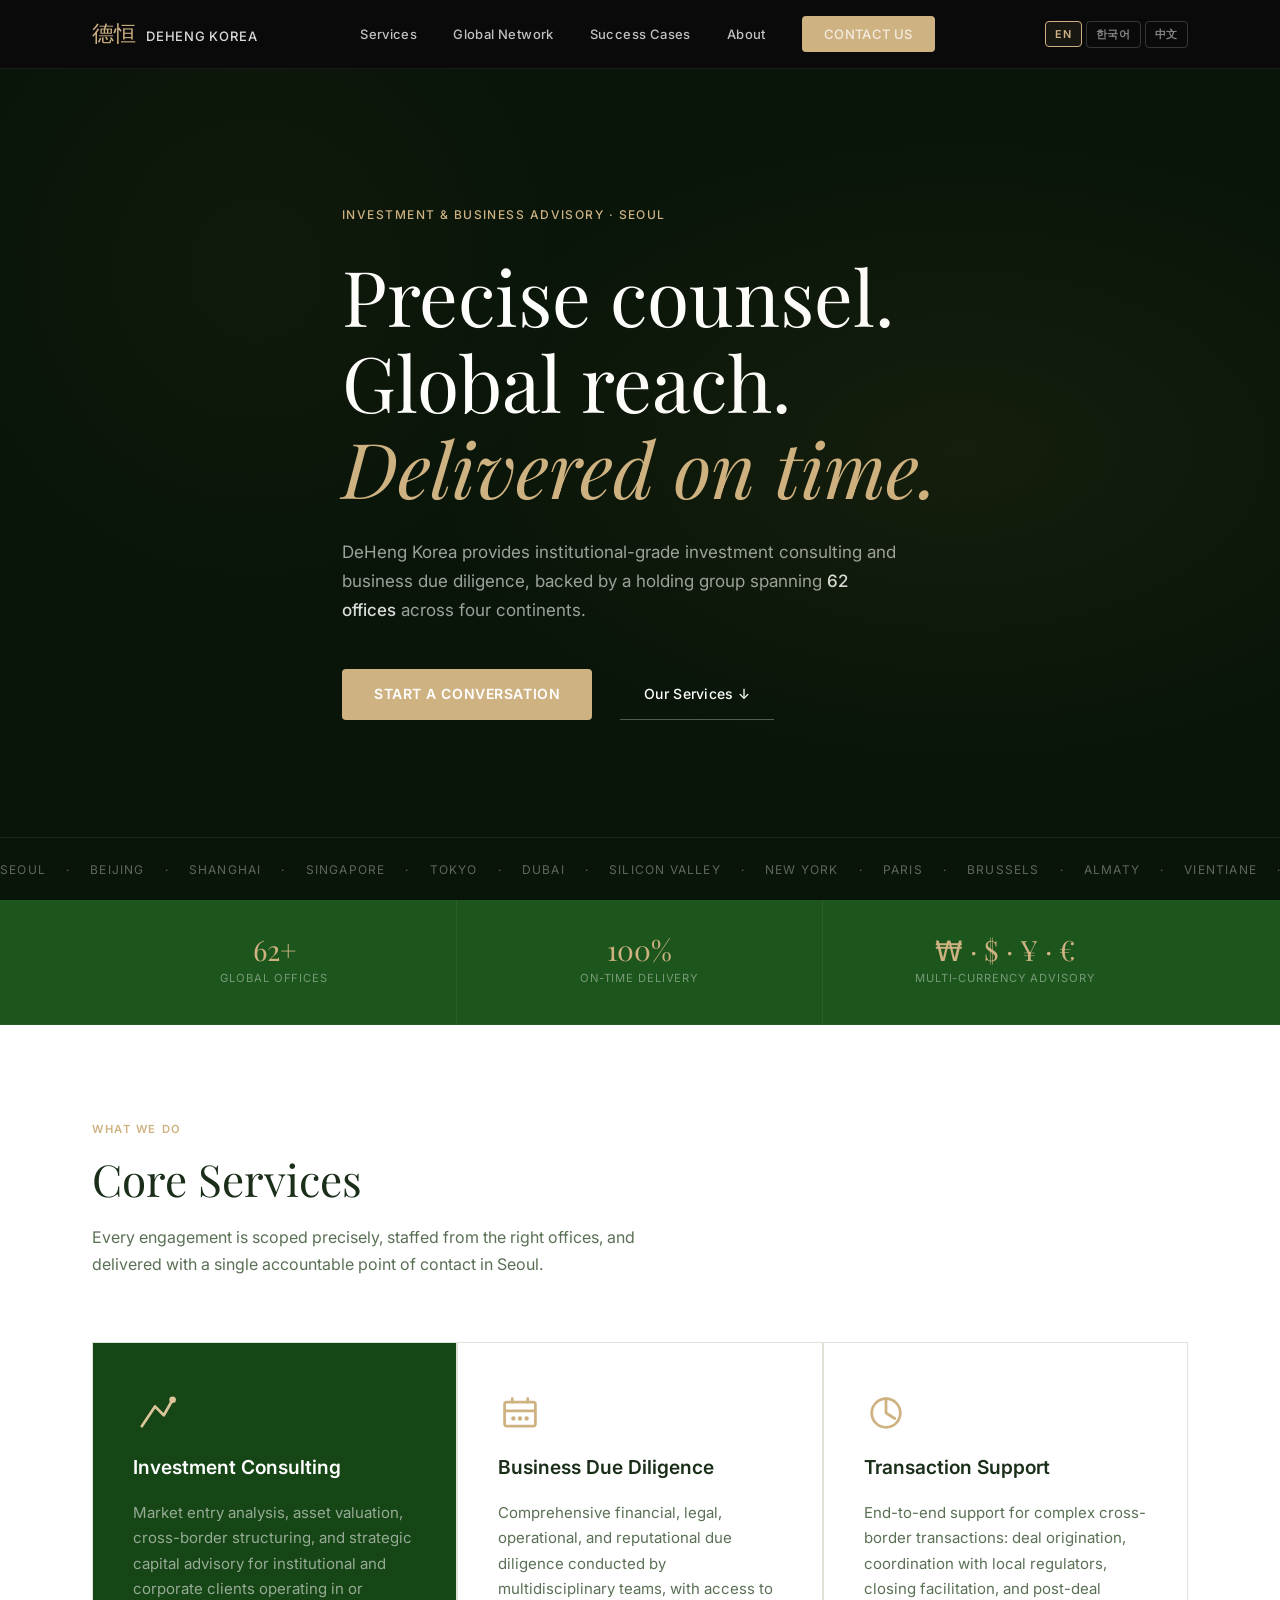
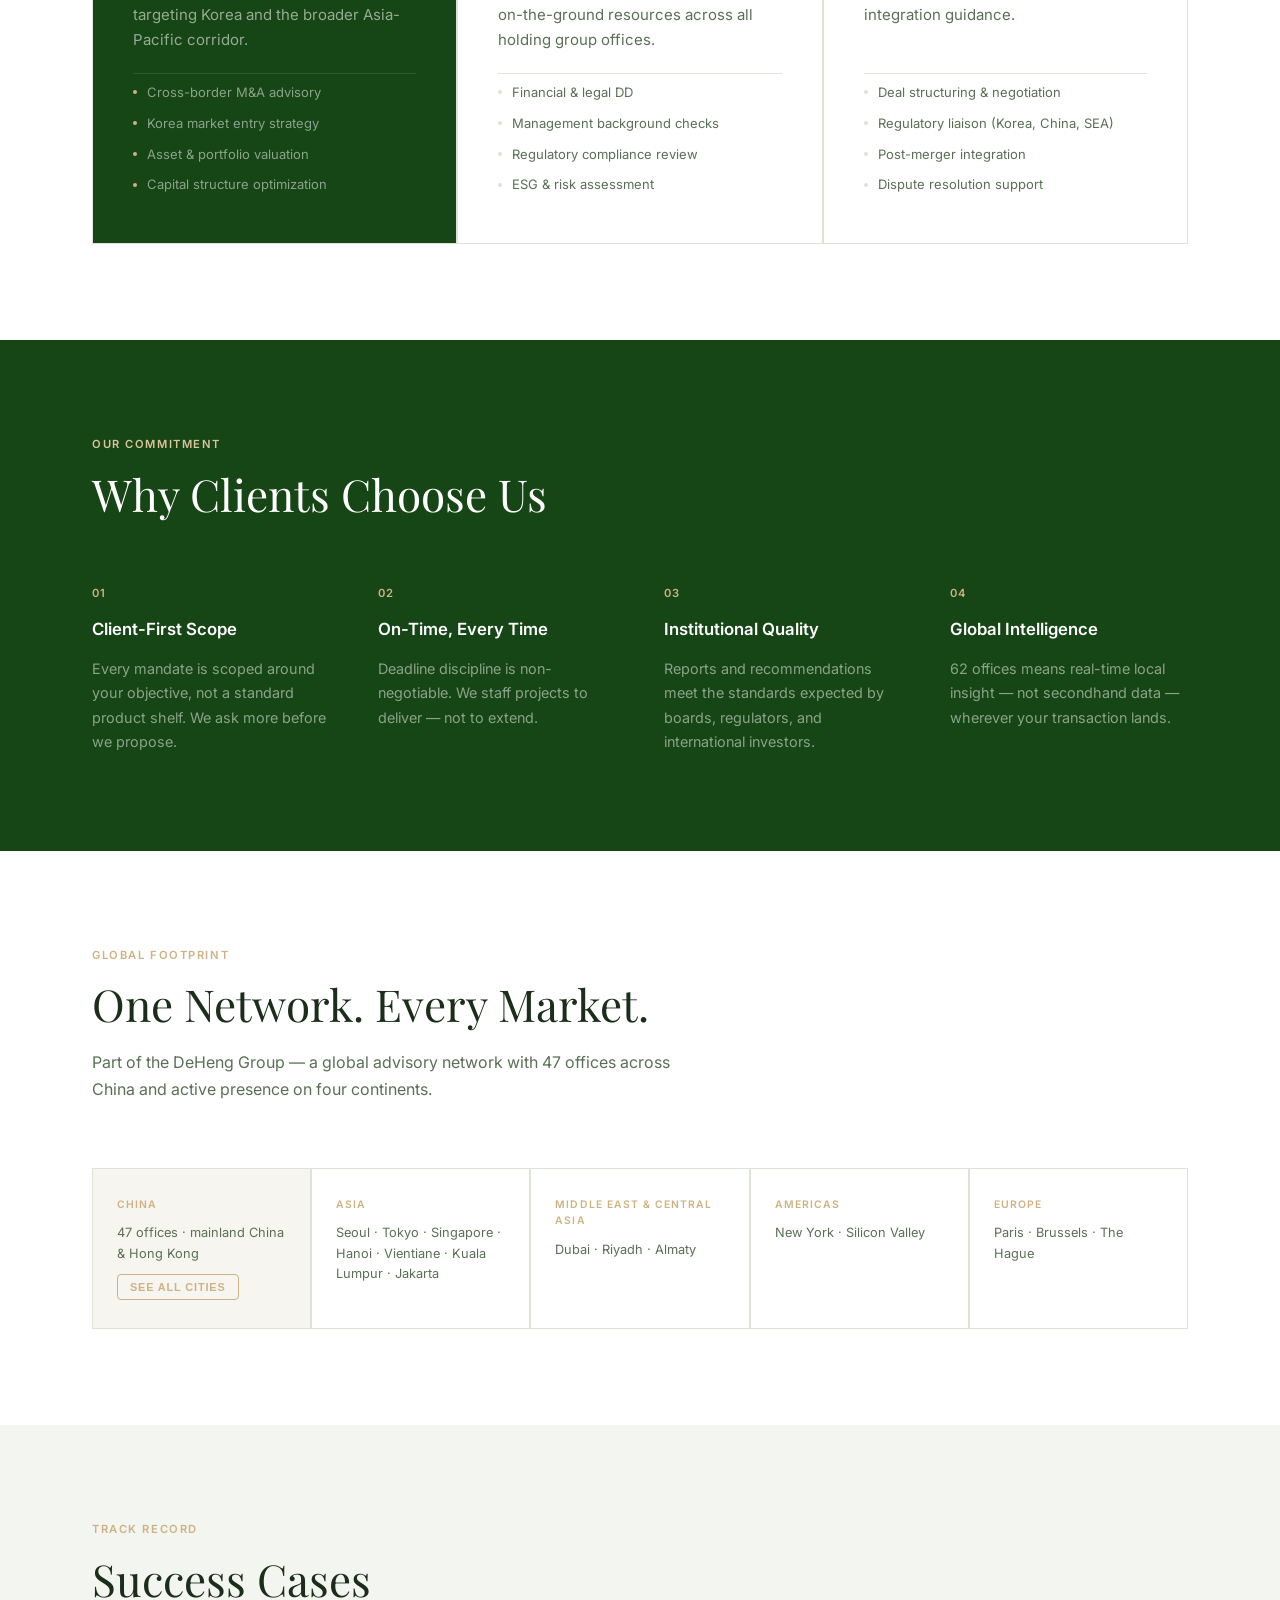
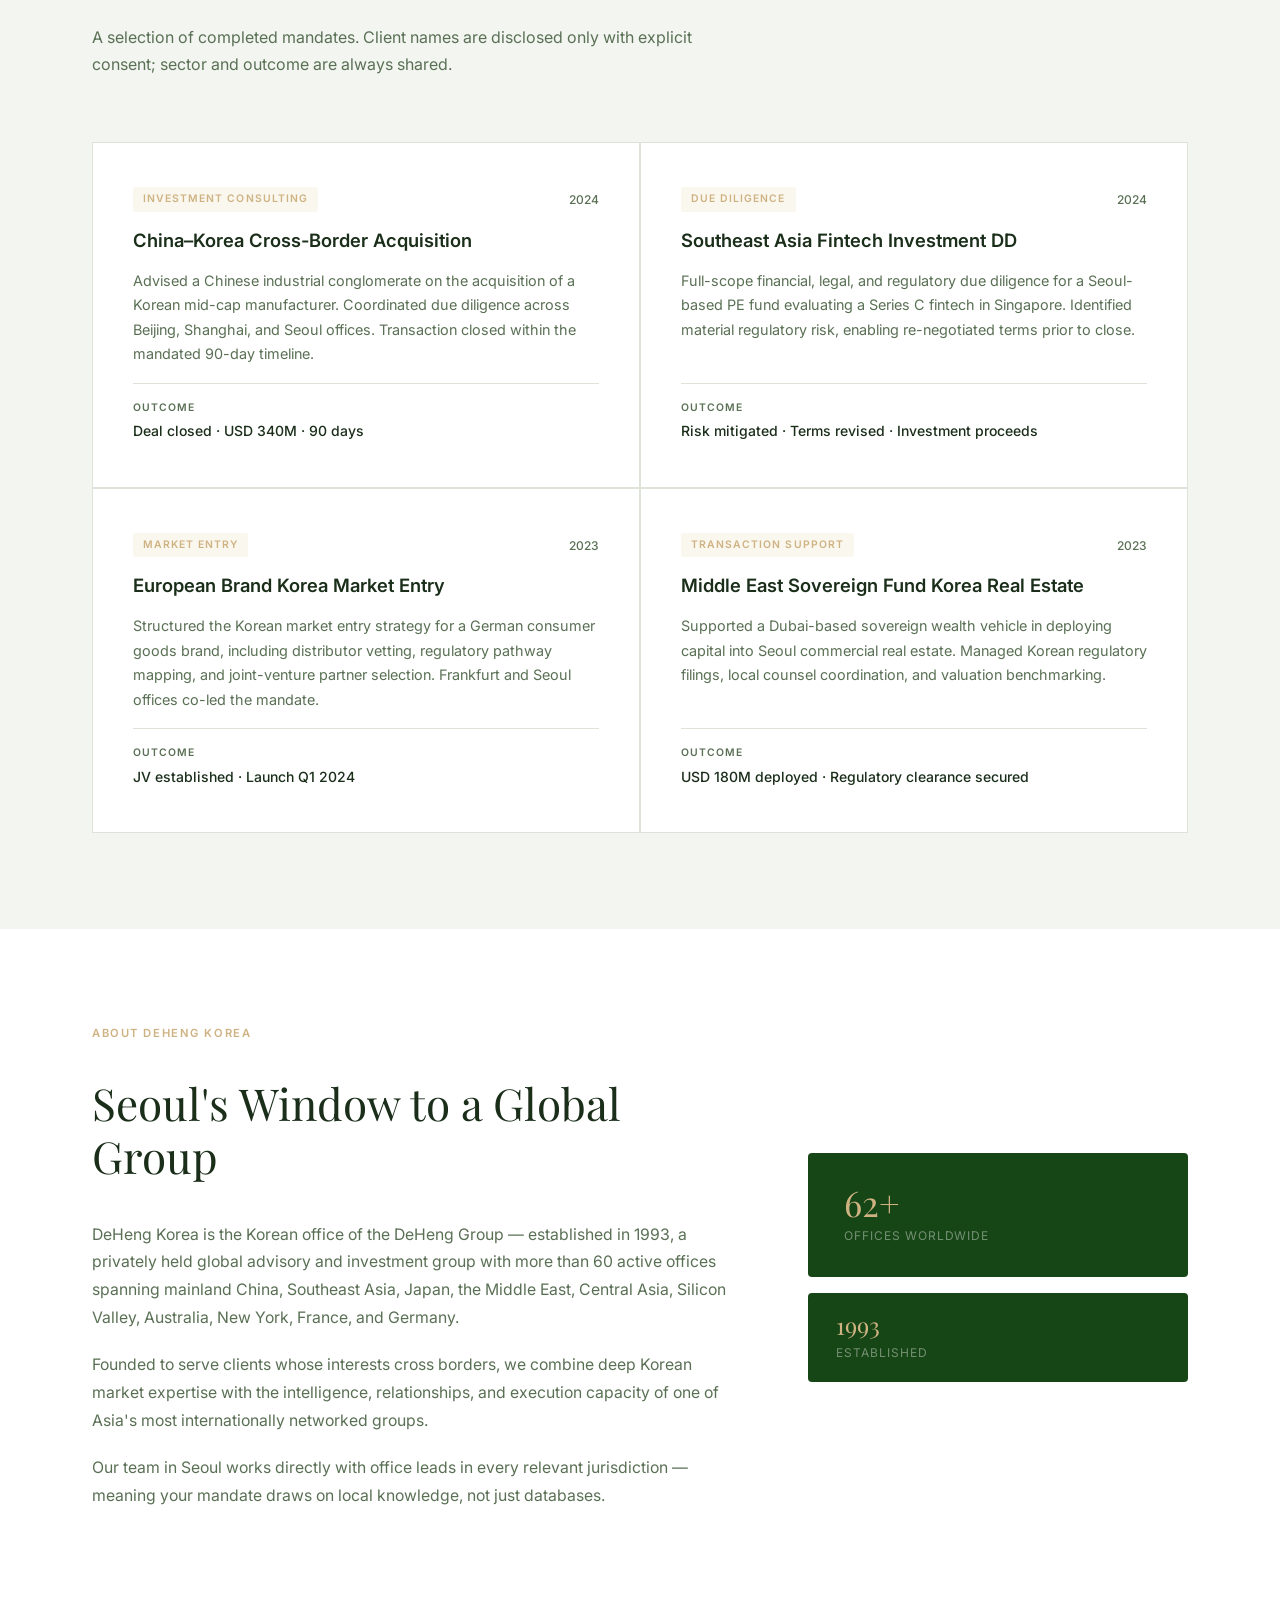
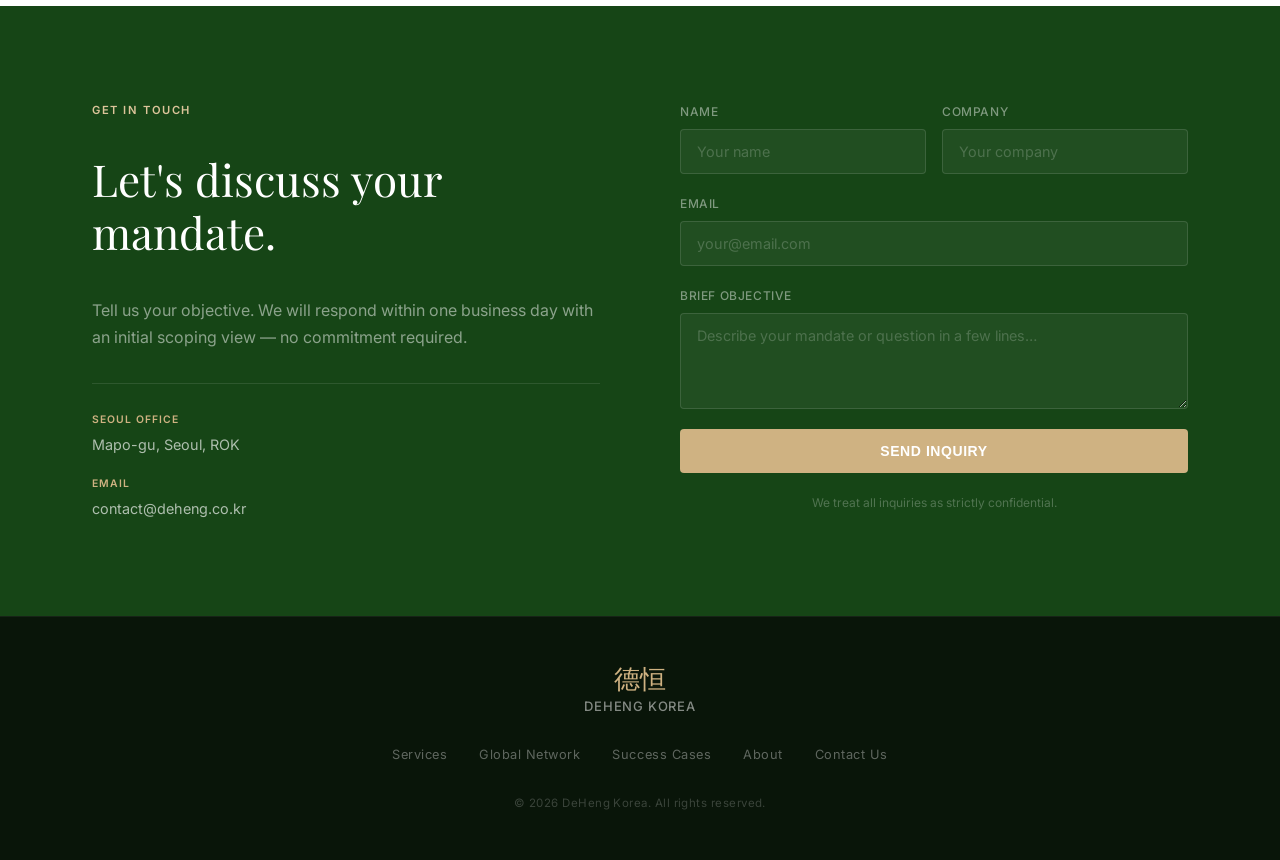
<file: index.html>
<!DOCTYPE html>
<html lang="en">
<head>
  <meta charset="UTF-8" />
  <meta name="viewport" content="width=device-width, initial-scale=1.0" />
  <title>DeHeng Korea — Investment &amp; Business Advisory</title>
  <link rel="preconnect" href="https://fonts.googleapis.com" />
  <link rel="preconnect" href="https://fonts.gstatic.com" crossorigin />
  <link rel="preload" as="style" href="https://fonts.googleapis.com/css2?family=Inter:wght@300;400;500;600;700&family=Playfair+Display:wght@400;600&display=swap" onload="this.onload=null;this.rel='stylesheet'" />
  <noscript><link rel="stylesheet" href="https://fonts.googleapis.com/css2?family=Inter:wght@300;400;500;600;700&family=Playfair+Display:wght@400;600&display=swap" /></noscript>
  <link rel="stylesheet" href="style.css" />
</head>
<body>

  <!-- ═══════════════════════════════ NAV ═══════════════════════════════ -->
  <header class="nav-wrap">
    <nav class="nav container">
      <a href="#" class="logo">
        <span class="logo-mark">德恒</span>
        <span class="logo-text">DeHeng Korea</span>
      </a>
      <ul class="nav-links">
        <li><a href="#services" data-i18n="nav_services">Services</a></li>
        <li><a href="#network" data-i18n="nav_network">Global Network</a></li>
        <li><a href="#cases" data-i18n="nav_cases">Success Cases</a></li>
        <li><a href="#about" data-i18n="nav_about">About</a></li>
        <li><a href="#contact" class="btn-nav" data-i18n="nav_contact">Contact Us</a></li>
      </ul>
      <div class="lang-switcher">
        <button class="lang-btn active" data-lang="en">EN</button>
        <button class="lang-btn" data-lang="ko">한국어</button>
        <button class="lang-btn" data-lang="zh">中文</button>
      </div>
      <button class="nav-toggle" aria-label="Toggle menu">
        <span></span><span></span><span></span>
      </button>
    </nav>
  </header>

  <!-- ═══════════════════════════════ HERO ══════════════════════════════ -->
  <section class="hero">
    <div class="container hero-inner">
      <p class="hero-eyebrow" data-i18n="hero_eyebrow">Investment &amp; Business Advisory · Seoul</p>
      <h1 class="hero-title" data-i18n="hero_title">
        Precise counsel.<br />
        Global reach.<br />
        <em>Delivered on time.</em>
      </h1>
      <p class="hero-sub" data-i18n="hero_sub">
        DeHeng Korea provides institutional-grade investment consulting and
        business due diligence, backed by a holding group spanning
        <strong>62 offices</strong> across four continents.
      </p>
      <div class="hero-cta">
        <a href="#contact" class="btn-primary" data-i18n="hero_cta">Start a Conversation</a>
        <a href="#services" class="btn-ghost" data-i18n="hero_ghost">Our Services ↓</a>
      </div>
    </div>
    <div class="hero-ticker">
      <div class="ticker-track">
        <span>Seoul</span><span class="dot">·</span>
        <span>Beijing</span><span class="dot">·</span>
        <span>Shanghai</span><span class="dot">·</span>
        <span>Singapore</span><span class="dot">·</span>
        <span>Tokyo</span><span class="dot">·</span>
        <span>Dubai</span><span class="dot">·</span>
        <span>Silicon Valley</span><span class="dot">·</span>
        <span>New York</span><span class="dot">·</span>
        <span>Paris</span><span class="dot">·</span>
        <span>Brussels</span><span class="dot">·</span>
        <span>Almaty</span><span class="dot">·</span>
        <span>Vientiane</span><span class="dot">·</span>
        <span>Seoul</span><span class="dot">·</span>
        <span>Beijing</span><span class="dot">·</span>
        <span>Shanghai</span><span class="dot">·</span>
        <span>Singapore</span><span class="dot">·</span>
        <span>Tokyo</span><span class="dot">·</span>
        <span>Dubai</span><span class="dot">·</span>
        <span>Silicon Valley</span><span class="dot">·</span>
        <span>New York</span><span class="dot">·</span>
        <span>Paris</span><span class="dot">·</span>
        <span>Brussels</span><span class="dot">·</span>
        <span>Almaty</span><span class="dot">·</span>
        <span>Vientiane</span><span class="dot">·</span>
      </div>
    </div>
  </section>

  <!-- ═══════════════════════════════ STATS ═════════════════════════════ -->
  <section class="stats-bar">
    <div class="container stats-grid">
      <div class="stat">
        <span class="stat-num">62+</span>
        <span class="stat-label" data-i18n="stat_offices_label">Global Offices</span>
      </div>
      <div class="stat">
        <span class="stat-num">100%</span>
        <span class="stat-label" data-i18n="stat_delivery_label">On-Time Delivery</span>
      </div>
      <div class="stat">
        <span class="stat-num">₩ · $ · ¥ · €</span>
        <span class="stat-label" data-i18n="stat_currency_label">Multi-Currency Advisory</span>
      </div>
    </div>
  </section>

  <!-- ═══════════════════════════════ SERVICES ══════════════════════════ -->
  <section class="section" id="services">
    <div class="container">
      <div class="section-header">
        <span class="section-tag" data-i18n="svc_tag">What We Do</span>
        <h2 class="section-title" data-i18n="svc_title">Core Services</h2>
        <p class="section-desc" data-i18n="svc_desc">
          Every engagement is scoped precisely, staffed from the right offices,
          and delivered with a single accountable point of contact in Seoul.
        </p>
      </div>
      <div class="services-grid">

        <div class="service-card service-card--accent">
          <div class="service-icon">
            <svg viewBox="0 0 40 40" fill="none"><path d="M8 32 L20 14 L28 22 L36 8" stroke="currentColor" stroke-width="2.5" stroke-linecap="round" stroke-linejoin="round"/><circle cx="36" cy="8" r="3" fill="currentColor"/></svg>
          </div>
          <h3 data-i18n="svc1_title">Investment Consulting</h3>
          <p data-i18n="svc1_desc">Market entry analysis, asset valuation, cross-border structuring, and strategic capital advisory for institutional and corporate clients operating in or targeting Korea and the broader Asia-Pacific corridor.</p>
          <ul class="service-list">
            <li data-i18n="svc1_li1">Cross-border M&amp;A advisory</li>
            <li data-i18n="svc1_li2">Korea market entry strategy</li>
            <li data-i18n="svc1_li3">Asset &amp; portfolio valuation</li>
            <li data-i18n="svc1_li4">Capital structure optimization</li>
          </ul>
        </div>

        <div class="service-card">
          <div class="service-icon">
            <svg viewBox="0 0 40 40" fill="none"><rect x="6" y="10" width="28" height="22" rx="2" stroke="currentColor" stroke-width="2.5"/><path d="M13 10V7M27 10V7M6 18h28" stroke="currentColor" stroke-width="2.5" stroke-linecap="round"/><circle cx="14" cy="25" r="2" fill="currentColor"/><circle cx="20" cy="25" r="2" fill="currentColor"/><circle cx="26" cy="25" r="2" fill="currentColor"/></svg>
          </div>
          <h3 data-i18n="svc2_title">Business Due Diligence</h3>
          <p data-i18n="svc2_desc">Comprehensive financial, legal, operational, and reputational due diligence conducted by multidisciplinary teams, with access to on-the-ground resources across all holding group offices.</p>
          <ul class="service-list">
            <li data-i18n="svc2_li1">Financial &amp; legal DD</li>
            <li data-i18n="svc2_li2">Management background checks</li>
            <li data-i18n="svc2_li3">Regulatory compliance review</li>
            <li data-i18n="svc2_li4">ESG &amp; risk assessment</li>
          </ul>
        </div>

        <div class="service-card">
          <div class="service-icon">
            <svg viewBox="0 0 40 40" fill="none"><circle cx="20" cy="20" r="13" stroke="currentColor" stroke-width="2.5"/><path d="M20 7v13l8 5" stroke="currentColor" stroke-width="2.5" stroke-linecap="round" stroke-linejoin="round"/></svg>
          </div>
          <h3 data-i18n="svc3_title">Transaction Support</h3>
          <p data-i18n="svc3_desc">End-to-end support for complex cross-border transactions: deal origination, coordination with local regulators, closing facilitation, and post-deal integration guidance.</p>
          <ul class="service-list">
            <li data-i18n="svc3_li1">Deal structuring &amp; negotiation</li>
            <li data-i18n="svc3_li2">Regulatory liaison (Korea, China, SEA)</li>
            <li data-i18n="svc3_li3">Post-merger integration</li>
            <li data-i18n="svc3_li4">Dispute resolution support</li>
          </ul>
        </div>

      </div>
    </div>
  </section>

  <!-- ═══════════════════════════════ PILLARS ════════════════════════════ -->
  <section class="section section--dark" id="why">
    <div class="container">
      <div class="section-header section-header--light">
        <span class="section-tag" data-i18n="why_tag">Our Commitment</span>
        <h2 class="section-title" data-i18n="why_title">Why Clients Choose Us</h2>
      </div>
      <div class="pillars-grid">
        <div class="pillar">
          <span class="pillar-num">01</span>
          <h3 data-i18n="p1_title">Client-First Scope</h3>
          <p data-i18n="p1_desc">Every mandate is scoped around your objective, not a standard product shelf. We ask more before we propose.</p>
        </div>
        <div class="pillar">
          <span class="pillar-num">02</span>
          <h3 data-i18n="p2_title">On-Time, Every Time</h3>
          <p data-i18n="p2_desc">Deadline discipline is non-negotiable. We staff projects to deliver — not to extend.</p>
        </div>
        <div class="pillar">
          <span class="pillar-num">03</span>
          <h3 data-i18n="p3_title">Institutional Quality</h3>
          <p data-i18n="p3_desc">Reports and recommendations meet the standards expected by boards, regulators, and international investors.</p>
        </div>
        <div class="pillar">
          <span class="pillar-num">04</span>
          <h3 data-i18n="p4_title">Global Intelligence</h3>
          <p data-i18n="p4_desc">62 offices means real-time local insight — not secondhand data — wherever your transaction lands.</p>
        </div>
      </div>
    </div>
  </section>

  <!-- ═══════════════════════════════ NETWORK ════════════════════════════ -->
  <section class="section" id="network">
    <div class="container">
      <div class="section-header">
        <span class="section-tag" data-i18n="net_tag">Global Footprint</span>
        <h2 class="section-title" data-i18n="net_title">One Network. Every Market.</h2>
        <p class="section-desc" data-i18n="net_desc">
          Part of the DeHeng Group — a global advisory network with 47 offices
          across China and active presence on four continents.
        </p>
      </div>

      <div class="regions-grid">
        <div class="region region--china">
          <span class="region-tag" data-i18n="r_china_tag">China</span>
          <p data-i18n="r_china_p">47 offices · mainland China &amp; Hong Kong</p>
          <button class="btn-see-cities" id="btn-china-modal" data-i18n="r_china_btn">See All Cities</button>
        </div>
        <div class="region">
          <span class="region-tag" data-i18n="r_asia_tag">Asia</span>
          <p data-i18n="r_asia_p">Seoul · Tokyo · Singapore · Hanoi · Vientiane · Kuala Lumpur · Jakarta</p>
        </div>
        <div class="region">
          <span class="region-tag" data-i18n="r_me_tag">Middle East &amp; Central Asia</span>
          <p data-i18n="r_me_p">Dubai · Riyadh · Almaty</p>
        </div>
        <div class="region">
          <span class="region-tag" data-i18n="r_am_tag">Americas</span>
          <p data-i18n="r_am_p">New York · Silicon Valley</p>
        </div>
        <div class="region">
          <span class="region-tag" data-i18n="r_eu_tag">Europe</span>
          <p data-i18n="r_eu_p">Paris · Brussels · The Hague</p>
        </div>
      </div>
    </div>

    <!-- China Cities Modal -->
    <div class="modal-overlay" id="china-modal" role="dialog" aria-modal="true">
      <div class="modal-box">
        <div class="modal-header">
          <div>
            <h3 class="modal-title" data-i18n="modal_title">China Offices</h3>
            <span class="modal-count" data-i18n="modal_count">47 cities</span>
          </div>
          <button class="modal-close" id="modal-close" aria-label="Close">✕</button>
        </div>
        <div class="modal-cities">
          <div class="city-item">北京<span>Beijing</span></div>
          <div class="city-item">上海<span>Shanghai</span></div>
          <div class="city-item">广州<span>Guangzhou</span></div>
          <div class="city-item">深圳<span>Shenzhen</span></div>
          <div class="city-item">长春<span>Changchun</span></div>
          <div class="city-item">天津<span>Tianjin</span></div>
          <div class="city-item">大连<span>Dalian</span></div>
          <div class="city-item">长沙<span>Changsha</span></div>
          <div class="city-item">武汉<span>Wuhan</span></div>
          <div class="city-item">沈阳<span>Shenyang</span></div>
          <div class="city-item">西安<span>Xi'an</span></div>
          <div class="city-item">济南<span>Jinan</span></div>
          <div class="city-item">杭州<span>Hangzhou</span></div>
          <div class="city-item">郑州<span>Zhengzhou</span></div>
          <div class="city-item">重庆<span>Chongqing</span></div>
          <div class="city-item">乌鲁木齐<span>Urumqi</span></div>
          <div class="city-item">福州<span>Fuzhou</span></div>
          <div class="city-item">南京<span>Nanjing</span></div>
          <div class="city-item">成都<span>Chengdu</span></div>
          <div class="city-item">昆明<span>Kunming</span></div>
          <div class="city-item">合肥<span>Hefei</span></div>
          <div class="city-item">太原<span>Taiyuan</span></div>
          <div class="city-item">珠海<span>Zhuhai</span></div>
          <div class="city-item">苏州<span>Suzhou</span></div>
          <div class="city-item">温州<span>Wenzhou</span></div>
          <div class="city-item">无锡<span>Wuxi</span></div>
          <div class="city-item">东莞<span>Dongguan</span></div>
          <div class="city-item">三亚<span>Sanya</span></div>
          <div class="city-item">宁波<span>Ningbo</span></div>
          <div class="city-item">石家庄<span>Shijiazhuang</span></div>
          <div class="city-item">南宁<span>Nanning</span></div>
          <div class="city-item">南昌<span>Nanchang</span></div>
          <div class="city-item">银川<span>Yinchuan</span></div>
          <div class="city-item">厦门<span>Xiamen</span></div>
          <div class="city-item">西安高新<span>XHTZ</span></div>
          <div class="city-item">兰州<span>Lanzhou</span></div>
          <div class="city-item">贵阳<span>Guiyang</span></div>
          <div class="city-item">青岛<span>Qingdao</span></div>
          <div class="city-item">海口<span>Haikou</span></div>
          <div class="city-item">雄安<span>Xiongan</span></div>
          <div class="city-item">烟台<span>Yantai</span></div>
          <div class="city-item">泉州<span>Quanzhou</span></div>
          <div class="city-item">常州<span>Changzhou</span></div>
          <div class="city-item">榆林<span>Yulin</span></div>
          <div class="city-item">呼和浩特<span>Hohhot</span></div>
          <div class="city-item">香港<span>Hong Kong</span></div>
          <div class="city-item">横琴<span>Hengqin</span></div>
        </div>
      </div>
    </div>
  </section>

  <!-- ═══════════════════════════════ CASES ═════════════════════════════ -->
  <section class="section section--gray" id="cases">
    <div class="container">
      <div class="section-header">
        <span class="section-tag" data-i18n="cases_tag">Track Record</span>
        <h2 class="section-title" data-i18n="cases_title">Success Cases</h2>
        <p class="section-desc" data-i18n="cases_desc">
          A selection of completed mandates. Client names are disclosed only
          with explicit consent; sector and outcome are always shared.
        </p>
      </div>
      <div class="cases-grid">

        <div class="case-card">
          <div class="case-meta">
            <span class="case-tag" data-i18n="case1_tag">Investment Consulting</span>
            <span class="case-year">2024</span>
          </div>
          <h3 class="case-title" data-i18n="case1_title">China–Korea Cross-Border Acquisition</h3>
          <p class="case-desc" data-i18n="case1_desc">Advised a Chinese industrial conglomerate on the acquisition of a Korean mid-cap manufacturer. Coordinated due diligence across Beijing, Shanghai, and Seoul offices. Transaction closed within the mandated 90-day timeline.</p>
          <div class="case-outcome">
            <span class="outcome-label" data-i18n="outcome_label">Outcome</span>
            <span class="outcome-val" data-i18n="case1_outcome">Deal closed · USD 340M · 90 days</span>
          </div>
        </div>

        <div class="case-card">
          <div class="case-meta">
            <span class="case-tag" data-i18n="case2_tag">Due Diligence</span>
            <span class="case-year">2024</span>
          </div>
          <h3 class="case-title" data-i18n="case2_title">Southeast Asia Fintech Investment DD</h3>
          <p class="case-desc" data-i18n="case2_desc">Full-scope financial, legal, and regulatory due diligence for a Seoul-based PE fund evaluating a Series C fintech in Singapore. Identified material regulatory risk, enabling re-negotiated terms prior to close.</p>
          <div class="case-outcome">
            <span class="outcome-label" data-i18n="outcome_label">Outcome</span>
            <span class="outcome-val" data-i18n="case2_outcome">Risk mitigated · Terms revised · Investment proceeds</span>
          </div>
        </div>

        <div class="case-card">
          <div class="case-meta">
            <span class="case-tag" data-i18n="case3_tag">Market Entry</span>
            <span class="case-year">2023</span>
          </div>
          <h3 class="case-title" data-i18n="case3_title">European Brand Korea Market Entry</h3>
          <p class="case-desc" data-i18n="case3_desc">Structured the Korean market entry strategy for a German consumer goods brand, including distributor vetting, regulatory pathway mapping, and joint-venture partner selection. Frankfurt and Seoul offices co-led the mandate.</p>
          <div class="case-outcome">
            <span class="outcome-label" data-i18n="outcome_label">Outcome</span>
            <span class="outcome-val" data-i18n="case3_outcome">JV established · Launch Q1 2024</span>
          </div>
        </div>

        <div class="case-card">
          <div class="case-meta">
            <span class="case-tag" data-i18n="case4_tag">Transaction Support</span>
            <span class="case-year">2023</span>
          </div>
          <h3 class="case-title" data-i18n="case4_title">Middle East Sovereign Fund Korea Real Estate</h3>
          <p class="case-desc" data-i18n="case4_desc">Supported a Dubai-based sovereign wealth vehicle in deploying capital into Seoul commercial real estate. Managed Korean regulatory filings, local counsel coordination, and valuation benchmarking.</p>
          <div class="case-outcome">
            <span class="outcome-label" data-i18n="outcome_label">Outcome</span>
            <span class="outcome-val" data-i18n="case4_outcome">USD 180M deployed · Regulatory clearance secured</span>
          </div>
        </div>

      </div>
    </div>
  </section>

  <!-- ═══════════════════════════════ ABOUT ═════════════════════════════ -->
  <section class="section" id="about">
    <div class="container about-inner">
      <div class="about-text">
        <span class="section-tag" data-i18n="about_tag">About DeHeng Korea</span>
        <h2 class="section-title" data-i18n="about_title">Seoul's Window to a Global Group</h2>
        <p data-i18n="about_p1">DeHeng Korea is the Korean office of the DeHeng Group — established in 1993, a privately held global advisory and investment group with more than 60 active offices spanning mainland China, Southeast Asia, Japan, the Middle East, Central Asia, Silicon Valley, Australia, New York, France, and Germany.</p>
        <p data-i18n="about_p2">Founded to serve clients whose interests cross borders, we combine deep Korean market expertise with the intelligence, relationships, and execution capacity of one of Asia's most internationally networked groups.</p>
        <p data-i18n="about_p3">Our team in Seoul works directly with office leads in every relevant jurisdiction — meaning your mandate draws on local knowledge, not just databases.</p>
      </div>
      <div class="about-visual">
        <div class="about-badge">
          <span class="badge-num">62+</span>
          <span class="badge-text" data-i18n="badge1_text">Offices Worldwide</span>
        </div>
        <div class="about-badge about-badge--sm">
          <span class="badge-num">1993</span>
          <span class="badge-text" data-i18n="badge2_text">Established</span>
        </div>
      </div>
    </div>
  </section>

  <!-- ═══════════════════════════════ CONTACT ════════════════════════════ -->
  <section class="section section--dark" id="contact">
    <div class="container contact-inner">
      <div class="contact-text">
        <span class="section-tag section-tag--light" data-i18n="contact_tag">Get in Touch</span>
        <h2 class="section-title section-title--light" data-i18n="contact_title">Let's discuss your mandate.</h2>
        <p class="contact-sub" data-i18n="contact_sub">Tell us your objective. We will respond within one business day with an initial scoping view — no commitment required.</p>
        <div class="contact-info">
          <div class="contact-item">
            <span class="contact-label" data-i18n="contact_office_label">Seoul Office</span>
            <span class="contact-val">Mapo-gu, Seoul, ROK</span>
          </div>
          <div class="contact-item">
            <span class="contact-label" data-i18n="contact_email_label">Email</span>
            <span class="contact-val">contact@deheng.co.kr</span>
          </div>
        </div>
      </div>
      <form class="contact-form" id="contact-form">
        <div class="form-row">
          <div class="form-group">
            <label for="name" data-i18n="form_name_label">Name</label>
            <input type="text" id="name" data-i18n-ph="form_name_ph" placeholder="Your name" required />
          </div>
          <div class="form-group">
            <label for="company" data-i18n="form_company_label">Company</label>
            <input type="text" id="company" data-i18n-ph="form_company_ph" placeholder="Your company" />
          </div>
        </div>
        <div class="form-group">
          <label for="email" data-i18n="form_email_label">Email</label>
          <input type="email" id="email" data-i18n-ph="form_email_ph" placeholder="your@email.com" required />
        </div>
        <div class="form-group">
          <label for="message" data-i18n="form_msg_label">Brief Objective</label>
          <textarea id="message" rows="4" data-i18n-ph="form_msg_ph" placeholder="Describe your mandate or question in a few lines…" required></textarea>
        </div>
        <button type="submit" class="btn-primary btn-full" data-i18n="form_submit">Send Inquiry</button>
        <p class="form-note" data-i18n="form_note">We treat all inquiries as strictly confidential.</p>
      </form>
    </div>
  </section>

  <!-- ═══════════════════════════════ FOOTER ════════════════════════════ -->
  <footer class="footer">
    <div class="container footer-inner">
      <div class="footer-brand">
        <span class="logo-mark">德恒</span>
        <span class="logo-text">DeHeng Korea</span>
      </div>
      <div class="footer-links">
        <a href="#services" data-i18n="nav_services">Services</a>
        <a href="#network" data-i18n="nav_network">Global Network</a>
        <a href="#cases" data-i18n="nav_cases">Success Cases</a>
        <a href="#about" data-i18n="nav_about">About</a>
        <a href="#contact" data-i18n="nav_contact">Contact Us</a>
      </div>
      <p class="footer-copy" data-i18n="footer_copy">© 2026 DeHeng Korea. All rights reserved.</p>
    </div>
  </footer>

  <script src="main.js"></script>
</body>
</html>
</file>
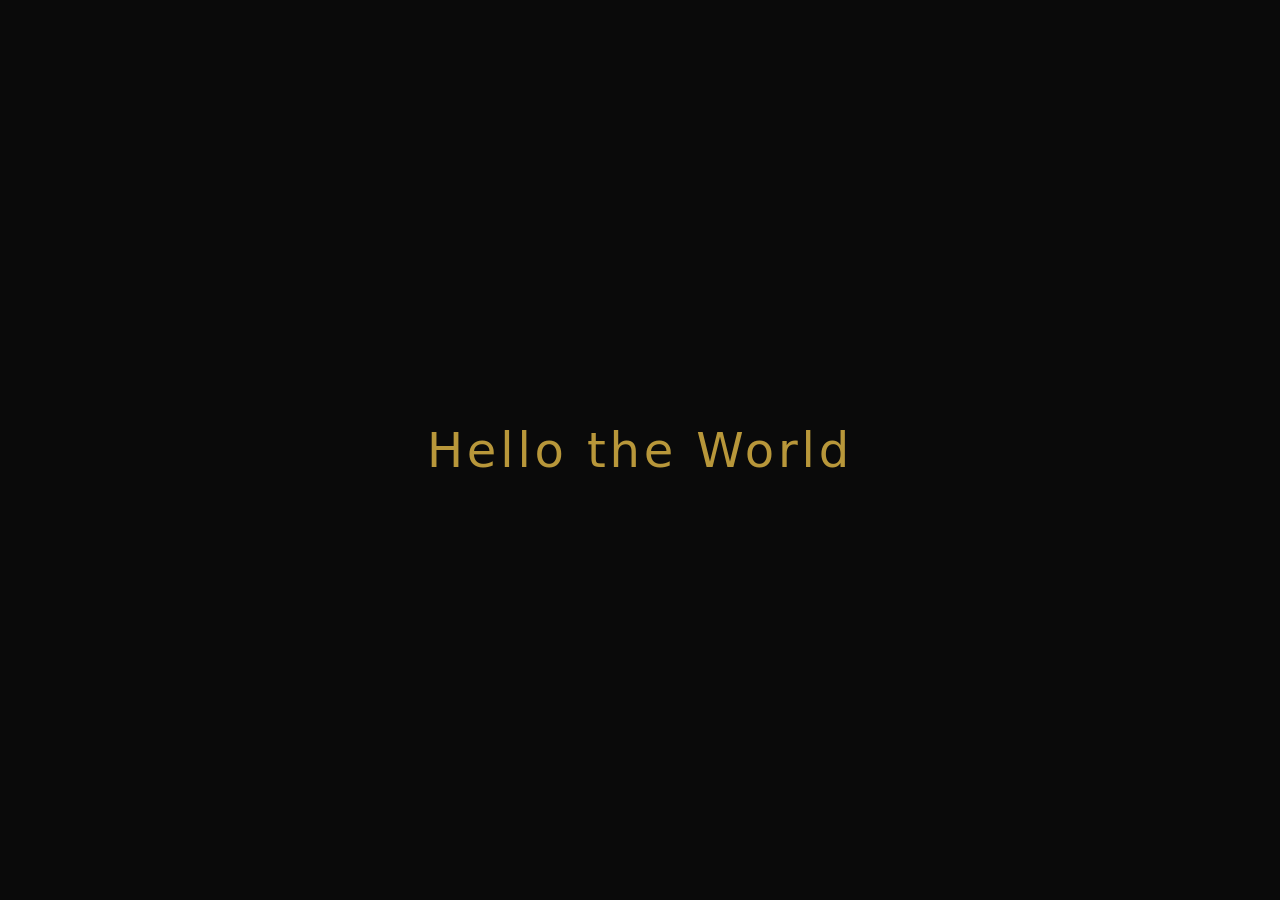
<file: hello.html>
<!DOCTYPE html>
<html lang="en">
<head>
  <meta charset="UTF-8" />
  <title>Hello the World</title>
  <style>
    body {
      margin: 0;
      min-height: 100vh;
      display: flex;
      align-items: center;
      justify-content: center;
      background: #0a0a0a;
      font-family: 'Inter', system-ui, sans-serif;
    }
    h1 {
      color: #b8973a;
      font-size: 3rem;
      font-weight: 300;
      letter-spacing: 0.08em;
    }
  </style>
</head>
<body>
  <h1>Hello the World</h1>
</body>
</html>
</file>
<file: style.css>
/* ── Reset & Base ────────────────────────────────────────────────────── */
*, *::before, *::after { box-sizing: border-box; margin: 0; padding: 0; }

:root {
  --black:   #091509;
  --dark:    #164516;
  --mid:     #1d561d;
  --gray-bg: #f3f5f1;
  --border:  #dde3d8;
  --text:    #1a2e1a;
  --muted:   #5a7055;
  --gold:    #CFB282;
  --gold-lt: #dcc49a;
  --white:   #ffffff;
  --radius:  4px;
  --font-body: 'Inter', system-ui, sans-serif;
  --font-display: 'Playfair Display', Georgia, serif;
}

html { scroll-behavior: smooth; font-size: 16px; }

body {
  font-family: var(--font-body);
  color: var(--text);
  background: var(--white);
  line-height: 1.6;
  -webkit-font-smoothing: antialiased;
}

a { color: inherit; text-decoration: none; }
ul { list-style: none; }
img { display: block; max-width: 100%; }

.container {
  max-width: 1160px;
  margin: 0 auto;
  padding: 0 32px;
}

.section { padding: 96px 0; }
.section--dark { background: var(--dark); color: var(--white); }
.section--gray { background: var(--gray-bg); }

/* ── Buttons ─────────────────────────────────────────────────────────── */
.btn-primary {
  display: inline-block;
  padding: 14px 32px;
  background: var(--gold);
  color: var(--white);
  font-size: 0.875rem;
  font-weight: 600;
  letter-spacing: 0.04em;
  text-transform: uppercase;
  border-radius: var(--radius);
  transition: background 0.2s, transform 0.15s;
  border: none;
  cursor: pointer;
}
.btn-primary:hover { background: var(--gold-lt); transform: translateY(-1px); }
.btn-primary.btn-full { width: 100%; text-align: center; }

.btn-ghost {
  display: inline-block;
  padding: 14px 24px;
  color: var(--white);
  font-size: 0.875rem;
  font-weight: 500;
  letter-spacing: 0.02em;
  border-bottom: 1px solid rgba(255,255,255,0.3);
  transition: border-color 0.2s;
}
.btn-ghost:hover { border-color: var(--white); }

.btn-nav {
  padding: 10px 22px;
  background: var(--gold);
  color: var(--white);
  font-size: 0.8125rem;
  font-weight: 600;
  letter-spacing: 0.04em;
  text-transform: uppercase;
  border-radius: var(--radius);
  transition: background 0.2s;
}
.btn-nav:hover { background: var(--gold-lt); }

/* ── Navigation ──────────────────────────────────────────────────────── */
.nav-wrap {
  position: fixed;
  top: 0; left: 0; right: 0;
  z-index: 100;
  background: rgba(10,10,10,0.92);
  backdrop-filter: blur(12px);
  -webkit-backdrop-filter: blur(12px);
  border-bottom: 1px solid rgba(255,255,255,0.07);
}

.nav {
  display: flex;
  align-items: center;
  justify-content: space-between;
  height: 68px;
}

.logo {
  display: flex;
  align-items: baseline;
  gap: 10px;
  color: var(--white);
}
.logo-mark {
  font-family: var(--font-display);
  font-size: 1.35rem;
  color: var(--gold);
  line-height: 1;
}
.logo-text {
  font-size: 0.8125rem;
  font-weight: 500;
  letter-spacing: 0.06em;
  text-transform: uppercase;
  color: rgba(255,255,255,0.85);
}

.nav-links {
  display: flex;
  align-items: center;
  gap: 36px;
}
.nav-links a {
  font-size: 0.8125rem;
  font-weight: 500;
  letter-spacing: 0.03em;
  color: rgba(255,255,255,0.75);
  transition: color 0.2s;
}
.nav-links a:hover { color: var(--white); }

/* Language switcher */
.lang-switcher {
  display: flex;
  align-items: center;
  gap: 4px;
  margin-left: 8px;
}
.lang-btn {
  background: none;
  border: 1px solid rgba(255,255,255,0.18);
  color: rgba(255,255,255,0.5);
  font-family: var(--font-body);
  font-size: 0.68rem;
  font-weight: 600;
  letter-spacing: 0.06em;
  padding: 5px 9px;
  border-radius: var(--radius);
  cursor: pointer;
  transition: border-color 0.2s, color 0.2s, background 0.2s;
}
.lang-btn:hover { border-color: rgba(255,255,255,0.4); color: rgba(255,255,255,0.8); }
.lang-btn.active { border-color: var(--gold); color: var(--gold); background: rgba(207,178,130,0.08); }

.nav-toggle {
  display: none;
  flex-direction: column;
  gap: 5px;
  background: none;
  border: none;
  cursor: pointer;
  padding: 4px;
}
.nav-toggle span {
  display: block;
  width: 24px;
  height: 2px;
  background: var(--white);
  border-radius: 2px;
  transition: transform 0.2s;
}

/* ── Hero ────────────────────────────────────────────────────────────── */
.hero {
  min-height: 100vh;
  background: var(--black);
  display: flex;
  flex-direction: column;
  justify-content: center;
  padding-top: 68px;
  position: relative;
  overflow: hidden;
}

.hero::before {
  content: '';
  position: absolute;
  inset: 0;
  background:
    radial-gradient(ellipse 60% 50% at 75% 50%, rgba(184,151,58,0.07) 0%, transparent 70%),
    radial-gradient(ellipse 40% 60% at 20% 30%, rgba(184,151,58,0.04) 0%, transparent 60%);
  pointer-events: none;
}

.hero-inner {
  flex: 1;
  display: flex;
  flex-direction: column;
  justify-content: center;
  padding-top: 80px;
  padding-bottom: 60px;
}

.hero-eyebrow {
  font-size: 0.75rem;
  font-weight: 500;
  letter-spacing: 0.12em;
  text-transform: uppercase;
  color: var(--gold);
  margin-bottom: 28px;
}

.hero-title {
  font-family: var(--font-display);
  font-size: clamp(2.8rem, 6vw, 5rem);
  font-weight: 400;
  line-height: 1.12;
  color: var(--white);
  margin-bottom: 28px;
  max-width: 720px;
}
.hero-title em {
  font-style: italic;
  color: var(--gold);
}

.hero-sub {
  font-size: 1.0625rem;
  color: rgba(255,255,255,0.6);
  max-width: 560px;
  line-height: 1.7;
  margin-bottom: 44px;
}
.hero-sub strong { color: rgba(255,255,255,0.85); font-weight: 500; }

.hero-cta {
  display: flex;
  align-items: center;
  gap: 28px;
  flex-wrap: wrap;
}

/* Ticker */
.hero-ticker {
  overflow: hidden;
  border-top: 1px solid rgba(255,255,255,0.08);
  padding: 18px 0;
  white-space: nowrap;
}
.ticker-track {
  display: inline-flex;
  align-items: center;
  gap: 20px;
  animation: ticker 28s linear infinite;
  font-size: 0.75rem;
  letter-spacing: 0.1em;
  text-transform: uppercase;
  color: rgba(255,255,255,0.35);
}
.ticker-track .dot { color: var(--gold); opacity: 0.5; }

@keyframes ticker {
  from { transform: translateX(0); }
  to   { transform: translateX(-50%); }
}

/* ── Stats Bar ───────────────────────────────────────────────────────── */
.stats-bar {
  background: var(--mid);
  border-bottom: 1px solid rgba(255,255,255,0.05);
}
.stats-grid {
  display: grid;
  grid-template-columns: repeat(3, 1fr);
  gap: 0;
}
.stat {
  display: flex;
  flex-direction: column;
  align-items: center;
  padding: 36px 20px;
  border-right: 1px solid rgba(255,255,255,0.06);
  gap: 6px;
}
.stat:last-child { border-right: none; }
.stat-num {
  font-family: var(--font-display);
  font-size: 1.75rem;
  color: var(--gold);
  line-height: 1;
}
.stat-label {
  font-size: 0.7rem;
  letter-spacing: 0.08em;
  text-transform: uppercase;
  color: rgba(255,255,255,0.4);
}

/* ── Section Headers ─────────────────────────────────────────────────── */
.section-header {
  max-width: 600px;
  margin-bottom: 64px;
}
.section-header--light .section-title { color: var(--white); }
.section-header--light .section-tag { color: var(--gold-lt); }

.section-tag {
  display: block;
  font-size: 0.7rem;
  font-weight: 600;
  letter-spacing: 0.14em;
  text-transform: uppercase;
  color: var(--gold);
  margin-bottom: 14px;
}

.section-title {
  font-family: var(--font-display);
  font-size: clamp(1.75rem, 3.5vw, 2.75rem);
  font-weight: 400;
  line-height: 1.2;
  color: var(--text);
  margin-bottom: 18px;
}

.section-desc {
  font-size: 1rem;
  color: var(--muted);
  line-height: 1.7;
}

/* ── Services ────────────────────────────────────────────────────────── */
.services-grid {
  display: grid;
  grid-template-columns: repeat(3, 1fr);
  gap: 2px;
  background: var(--border);
  border: 1px solid var(--border);
}

.service-card {
  background: var(--white);
  padding: 48px 40px;
  display: flex;
  flex-direction: column;
  gap: 20px;
  transition: background 0.2s;
}
.service-card:hover { background: #fafaf8; }
.service-card--accent { background: var(--dark); color: var(--white); }
.service-card--accent:hover { background: #1a1d23; }
.service-card--accent .service-list li::before { background: var(--gold); }

.service-icon {
  width: 44px;
  height: 44px;
  color: var(--gold);
}
.service-card--accent .service-icon { color: var(--gold-lt); }

.service-card h3 {
  font-size: 1.2rem;
  font-weight: 600;
  line-height: 1.3;
}

.service-card p {
  font-size: 0.9375rem;
  color: var(--muted);
  line-height: 1.7;
  flex: 1;
}
.service-card--accent p { color: rgba(255,255,255,0.55); }

.service-list {
  display: flex;
  flex-direction: column;
  gap: 10px;
  padding-top: 8px;
  border-top: 1px solid var(--border);
}
.service-card--accent .service-list { border-color: rgba(255,255,255,0.1); }

.service-list li {
  font-size: 0.8125rem;
  color: var(--muted);
  display: flex;
  align-items: center;
  gap: 10px;
}
.service-card--accent .service-list li { color: rgba(255,255,255,0.5); }
.service-list li::before {
  content: '';
  width: 4px;
  height: 4px;
  border-radius: 50%;
  background: var(--border);
  flex-shrink: 0;
}

/* ── Pillars ─────────────────────────────────────────────────────────── */
.pillars-grid {
  display: grid;
  grid-template-columns: repeat(4, 1fr);
  gap: 48px;
}

.pillar {
  display: flex;
  flex-direction: column;
  gap: 16px;
}

.pillar-num {
  font-size: 0.7rem;
  font-weight: 600;
  letter-spacing: 0.12em;
  color: var(--gold);
}

.pillar h3 {
  font-size: 1.05rem;
  font-weight: 600;
  color: var(--white);
  line-height: 1.3;
}

.pillar p {
  font-size: 0.9rem;
  color: rgba(255,255,255,0.5);
  line-height: 1.7;
}

/* ── Regions ─────────────────────────────────────────────────────────── */
.regions-grid {
  display: grid;
  grid-template-columns: repeat(5, 1fr);
  gap: 2px;
  background: var(--border);
  border: 1px solid var(--border);
}
.region {
  background: var(--white);
  padding: 28px 24px;
  display: flex;
  flex-direction: column;
  gap: 10px;
}
.region--china {
  background: #f7f5f0;
}
.region-tag {
  display: block;
  font-size: 0.65rem;
  font-weight: 600;
  letter-spacing: 0.1em;
  text-transform: uppercase;
  color: var(--gold);
}
.region p {
  font-size: 0.8rem;
  color: var(--muted);
  line-height: 1.6;
  flex: 1;
}

/* See All Cities button */
.btn-see-cities {
  display: inline-block;
  align-self: flex-start;
  font-size: 0.68rem;
  font-weight: 600;
  letter-spacing: 0.08em;
  text-transform: uppercase;
  color: var(--gold);
  background: none;
  border: 1px solid var(--gold);
  border-radius: var(--radius);
  padding: 6px 12px;
  cursor: pointer;
  transition: background 0.18s, color 0.18s;
}
.btn-see-cities:hover {
  background: var(--gold);
  color: var(--white);
}

/* ── China Cities Modal ──────────────────────────────────────────────── */
.modal-overlay {
  display: none;
  position: fixed;
  inset: 0;
  z-index: 200;
  background: rgba(9,21,9,0.75);
  backdrop-filter: blur(4px);
  -webkit-backdrop-filter: blur(4px);
  align-items: center;
  justify-content: center;
  padding: 24px;
}
.modal-overlay.open { display: flex; }

.modal-box {
  background: var(--white);
  border-radius: var(--radius);
  width: 100%;
  max-width: 720px;
  max-height: 80vh;
  display: flex;
  flex-direction: column;
  overflow: hidden;
  box-shadow: 0 24px 64px rgba(0,0,0,0.4);
}
.modal-header {
  display: flex;
  align-items: flex-start;
  justify-content: space-between;
  padding: 28px 32px 20px;
  border-bottom: 1px solid var(--border);
  flex-shrink: 0;
}
.modal-title {
  font-size: 1.1rem;
  font-weight: 600;
  color: var(--text);
  margin-bottom: 4px;
}
.modal-count {
  font-size: 0.7rem;
  font-weight: 600;
  letter-spacing: 0.1em;
  text-transform: uppercase;
  color: var(--gold);
}
.modal-close {
  background: none;
  border: none;
  font-size: 1rem;
  color: var(--muted);
  cursor: pointer;
  padding: 4px 8px;
  border-radius: var(--radius);
  transition: background 0.15s;
  flex-shrink: 0;
}
.modal-close:hover { background: var(--gray-bg); }

.modal-cities {
  display: grid;
  grid-template-columns: repeat(6, 1fr);
  gap: 2px;
  background: var(--border);
  overflow-y: auto;
  flex: 1;
}
.city-item {
  background: var(--white);
  padding: 16px 14px;
  display: flex;
  flex-direction: column;
  gap: 4px;
  font-size: 1.05rem;
  font-weight: 500;
  color: var(--text);
}
.city-item span {
  font-size: 0.8rem;
  color: var(--muted);
  font-weight: 400;
}

@keyframes pulse {
  0%   { transform: scale(1); opacity: 0.4; }
  100% { transform: scale(2.4); opacity: 0; }
}

/* ── Cases ───────────────────────────────────────────────────────────── */
.cases-grid {
  display: grid;
  grid-template-columns: repeat(2, 1fr);
  gap: 2px;
  background: var(--border);
  border: 1px solid var(--border);
}
.case-card {
  background: var(--white);
  padding: 44px 40px;
  display: flex;
  flex-direction: column;
  gap: 16px;
  transition: background 0.2s;
}
.case-card:hover { background: #fafaf8; }
.case-meta {
  display: flex;
  align-items: center;
  justify-content: space-between;
}
.case-tag {
  font-size: 0.65rem;
  font-weight: 600;
  letter-spacing: 0.1em;
  text-transform: uppercase;
  color: var(--gold);
  background: rgba(184,151,58,0.08);
  padding: 4px 10px;
  border-radius: 2px;
}
.case-year {
  font-size: 0.75rem;
  color: var(--muted);
  font-weight: 500;
}
.case-title {
  font-size: 1.15rem;
  font-weight: 600;
  line-height: 1.35;
  color: var(--text);
}
.case-desc {
  font-size: 0.9rem;
  color: var(--muted);
  line-height: 1.7;
  flex: 1;
}
.case-outcome {
  display: flex;
  flex-direction: column;
  gap: 4px;
  padding-top: 16px;
  border-top: 1px solid var(--border);
}
.outcome-label {
  font-size: 0.65rem;
  font-weight: 600;
  letter-spacing: 0.1em;
  text-transform: uppercase;
  color: var(--muted);
}
.outcome-val {
  font-size: 0.875rem;
  font-weight: 500;
  color: var(--text);
}

/* ── About ───────────────────────────────────────────────────────────── */
.about-inner {
  display: grid;
  grid-template-columns: 1fr 380px;
  gap: 80px;
  align-items: center;
}
.about-text {
  display: flex;
  flex-direction: column;
  gap: 20px;
}
.about-text p {
  font-size: 0.9875rem;
  color: var(--muted);
  line-height: 1.75;
}
.about-text .btn-primary { align-self: flex-start; margin-top: 8px; }

.about-visual {
  display: flex;
  flex-direction: column;
  gap: 16px;
}
.about-badge {
  background: var(--dark);
  color: var(--white);
  padding: 32px 36px;
  border-radius: var(--radius);
  display: flex;
  flex-direction: column;
  gap: 6px;
}
.about-badge--sm { padding: 20px 28px; }
.badge-num {
  font-family: var(--font-display);
  font-size: 2.2rem;
  color: var(--gold);
  line-height: 1;
}
.about-badge--sm .badge-num { font-size: 1.5rem; }
.badge-text {
  font-size: 0.75rem;
  letter-spacing: 0.08em;
  text-transform: uppercase;
  color: rgba(255,255,255,0.4);
}

/* ── Contact ─────────────────────────────────────────────────────────── */
.contact-inner {
  display: grid;
  grid-template-columns: 1fr 1fr;
  gap: 80px;
  align-items: start;
}
.contact-text {
  display: flex;
  flex-direction: column;
  gap: 20px;
}
.section-tag--light { color: var(--gold-lt); }
.section-title--light { color: var(--white); }
.contact-sub {
  font-size: 1rem;
  color: rgba(255,255,255,0.5);
  line-height: 1.7;
}
.contact-info {
  display: flex;
  flex-direction: column;
  gap: 20px;
  margin-top: 12px;
  padding-top: 28px;
  border-top: 1px solid rgba(255,255,255,0.1);
}
.contact-item { display: flex; flex-direction: column; gap: 4px; }
.contact-label {
  font-size: 0.65rem;
  font-weight: 600;
  letter-spacing: 0.1em;
  text-transform: uppercase;
  color: var(--gold);
}
.contact-val {
  font-size: 0.9rem;
  color: rgba(255,255,255,0.65);
}

/* Form */
.contact-form {
  display: flex;
  flex-direction: column;
  gap: 20px;
}
.form-row { display: grid; grid-template-columns: 1fr 1fr; gap: 16px; }
.form-group { display: flex; flex-direction: column; gap: 8px; }
.form-group label {
  font-size: 0.75rem;
  font-weight: 500;
  letter-spacing: 0.05em;
  text-transform: uppercase;
  color: rgba(255,255,255,0.45);
}
.form-group input,
.form-group select,
.form-group textarea {
  background: rgba(255,255,255,0.05);
  border: 1px solid rgba(255,255,255,0.12);
  border-radius: var(--radius);
  padding: 13px 16px;
  font-family: var(--font-body);
  font-size: 0.9rem;
  color: var(--white);
  outline: none;
  transition: border-color 0.2s;
  width: 100%;
}
.form-group select { appearance: none; cursor: pointer; }
.form-group textarea { resize: vertical; }
.form-group input::placeholder,
.form-group textarea::placeholder { color: rgba(255,255,255,0.2); }
.form-group input:focus,
.form-group select:focus,
.form-group textarea:focus { border-color: var(--gold); }
.form-group select option { background: var(--dark); color: var(--white); }

.form-note {
  font-size: 0.75rem;
  color: rgba(255,255,255,0.25);
  text-align: center;
}

/* ── Footer ──────────────────────────────────────────────────────────── */
.footer {
  background: var(--black);
  border-top: 1px solid rgba(255,255,255,0.06);
  padding: 48px 0;
}
.footer-inner {
  display: flex;
  flex-direction: column;
  align-items: center;
  gap: 28px;
  text-align: center;
}
.footer-brand {
  display: flex;
  flex-direction: column;
  align-items: center;
  gap: 6px;
}
.footer-brand .logo-mark { font-size: 1.6rem; }
.footer-brand .logo-text { color: rgba(255,255,255,0.5); }
.footer-tagline {
  font-size: 0.75rem;
  color: rgba(255,255,255,0.25);
  letter-spacing: 0.06em;
}
.footer-links {
  display: flex;
  gap: 32px;
  flex-wrap: wrap;
  justify-content: center;
}
.footer-links a {
  font-size: 0.8rem;
  color: rgba(255,255,255,0.35);
  letter-spacing: 0.04em;
  transition: color 0.2s;
}
.footer-links a:hover { color: var(--white); }
.footer-copy {
  font-size: 0.72rem;
  color: rgba(255,255,255,0.2);
  letter-spacing: 0.04em;
}

/* ── Responsive ──────────────────────────────────────────────────────── */
@media (max-width: 1024px) {
  .services-grid { grid-template-columns: 1fr; }
  .pillars-grid { grid-template-columns: repeat(2, 1fr); gap: 36px; }
  .regions-grid { grid-template-columns: repeat(3, 1fr); }
  .modal-cities { grid-template-columns: repeat(4, 1fr); }
  .about-inner { grid-template-columns: 1fr; gap: 48px; }
  .about-visual { flex-direction: row; flex-wrap: wrap; }
  .about-badge { flex: 1; min-width: 160px; }
}

@media (max-width: 768px) {
  .container { padding: 0 20px; }
  .section { padding: 72px 0; }
  .nav-links { display: none; }
  .nav-toggle { display: flex; }
  .nav-links.open {
    display: flex;
    flex-direction: column;
    position: fixed;
    inset: 68px 0 0;
    background: var(--black);
    padding: 40px 24px;
    gap: 28px;
    align-items: flex-start;
  }
  .nav-links.open a { font-size: 1.1rem; color: var(--white); }
  .stats-grid { grid-template-columns: 1fr; }
  .stat { border-right: none; border-bottom: 1px solid rgba(255,255,255,0.06); }
  .cases-grid { grid-template-columns: 1fr; }
  .contact-inner { grid-template-columns: 1fr; gap: 48px; }
  .form-row { grid-template-columns: 1fr; }
  .regions-grid { grid-template-columns: repeat(2, 1fr); }
  .modal-cities { grid-template-columns: repeat(3, 1fr); }
  .pillars-grid { grid-template-columns: 1fr; }
  .hero-title { font-size: 2.4rem; }
}

@media (max-width: 480px) {
  .regions-grid { grid-template-columns: 1fr; }
  .modal-cities { grid-template-columns: repeat(2, 1fr); }
  .stats-grid { grid-template-columns: 1fr; }
  .stat { border-right: none; border-bottom: 1px solid rgba(255,255,255,0.06); }
}
</file>
